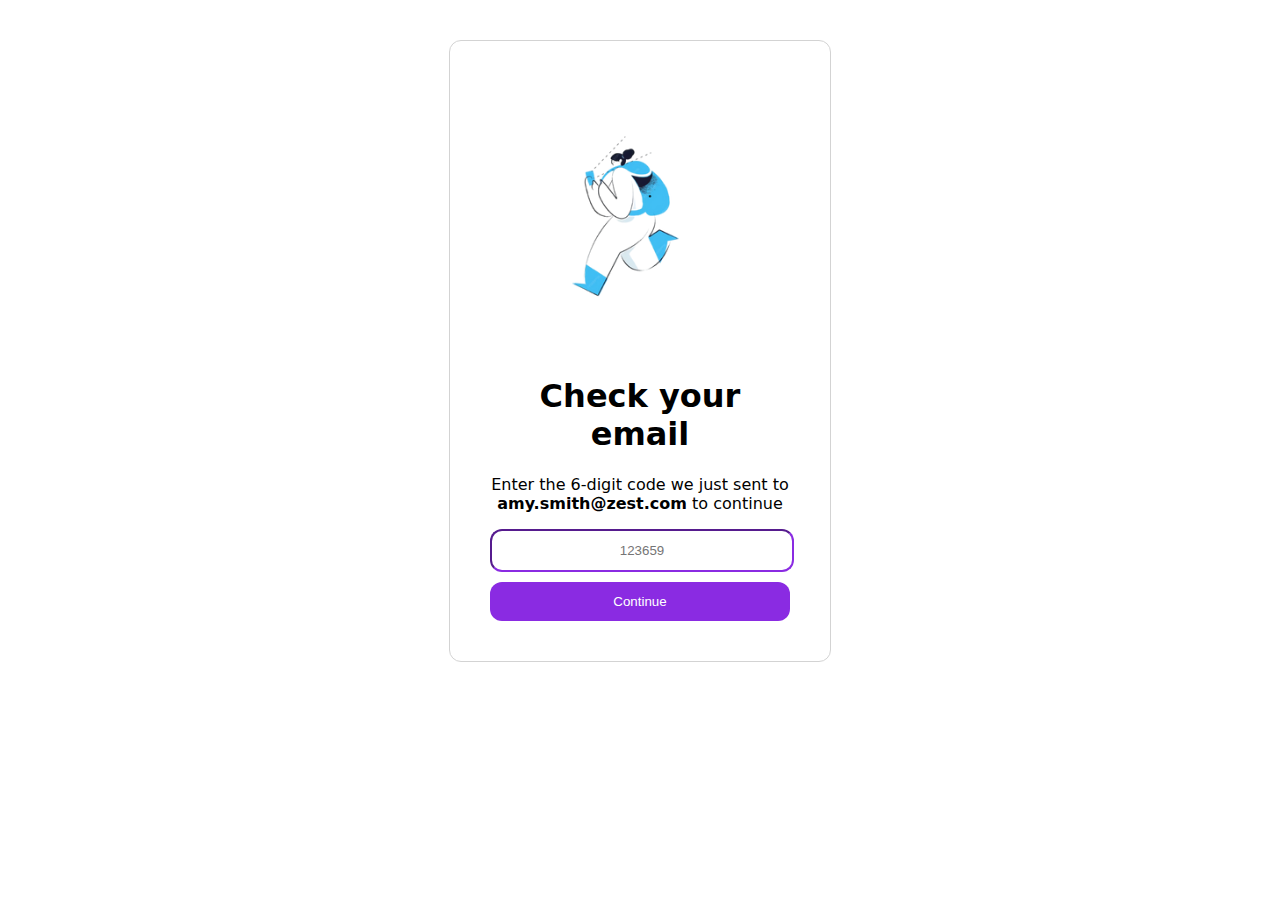
<file: onecard.html>
<!DOCTYPE html>
<html lang="en">
<head>
    <meta charset="UTF-8">
    <meta name="viewport" content="width=device-width, initial-scale=1.0">
    <title>Card-1</title>
    <link rel="stylesheet" href="style.css">
</head>
<body>
    
<!-- 
    <div class="card1">
        <div class="logo1">

            <img src="girlpic.png"  alt="" class="logo">

        </div>
   


       
        <h1>Check your email</h1>
        <p>Enter the 6-digit code we just sent to <b>amy.smith@zest.com</b> to continue</p>
        
        <input class="inp" type="password" placeholder="123659" >
        
        <button class="btn1">Continue</button>
    
    </div> -->




    <div class="card1">

        <img class="user" src="girlpic.png" alt="">
        <h1>Check your email</h1>
        <p>Enter the 6-digit code we just sent to <b>amy.smith@zest.com</b> to continue</p>
        
        <input class="inp" type="text" placeholder="123659" >
        
        <button class="btn1">Continue</button>
    </div>


</body>
</html>
</file>
<file: style.css>
body{

    font-family: system-ui, -apple-system, BlinkMacSystemFont, 'Segoe UI', Roboto, Oxygen, Ubuntu, Cantarell, 'Open Sans', 'Helvetica Neue', sans-serif;
    box-sizing: border-box;
    text-align: center;
}


.card1{

    border: 1px solid lightgray;
    width: 300px;
    padding: 40px;
    margin: 40px auto;
    text-align: center;
    border-radius: 12px;
}


.user{

    width: 100%;
    text-align: center;
}


.inp{


    width: 100%;
    padding: 12px 0px;
    border-radius: 12px;
    border-color:blueviolet;
    text-align: center;

}

.btn1{
    margin-top: 10px;
    background-color: blueviolet;
    color: white;
    width: 100%;
    padding: 12px 30px;
    border-radius: 12px;
    border: none;
}











.card2{

    border: 1px solid lightgray;
    width: 300px;
    padding: 40px;
    margin: 40px auto;
    text-align: center;
    border-radius: 12px;
}




.btn2{

    width: 100%;
    padding: 14px 30px;
    font-size: 16px;
    text-align: start;
    border: none;
    border-radius: 8px;

}


.btn3{
    margin-top: 5px;
    width: 100%;
    padding: 14px 30px;
    font-size: 16px;
    text-align: start;
    border: none;
    border-radius: 8px;
    background-color: transparent;

}

.icon1{


    width: 15px;
    padding: 0px ;
    margin: 0px 10px;
    
}

.icon2{


    width: 15px;
    margin: 0px 10px;
    
}

.mssg{
    
    font-size: 15px;
    color: rgb(133, 128, 128);

}









.card3{

    border: 1px solid lightgray;
    width: 350px;
    padding: 40px;
    margin: 40px auto;
    text-align: center;
    border-radius: 12px;
}
</file>
